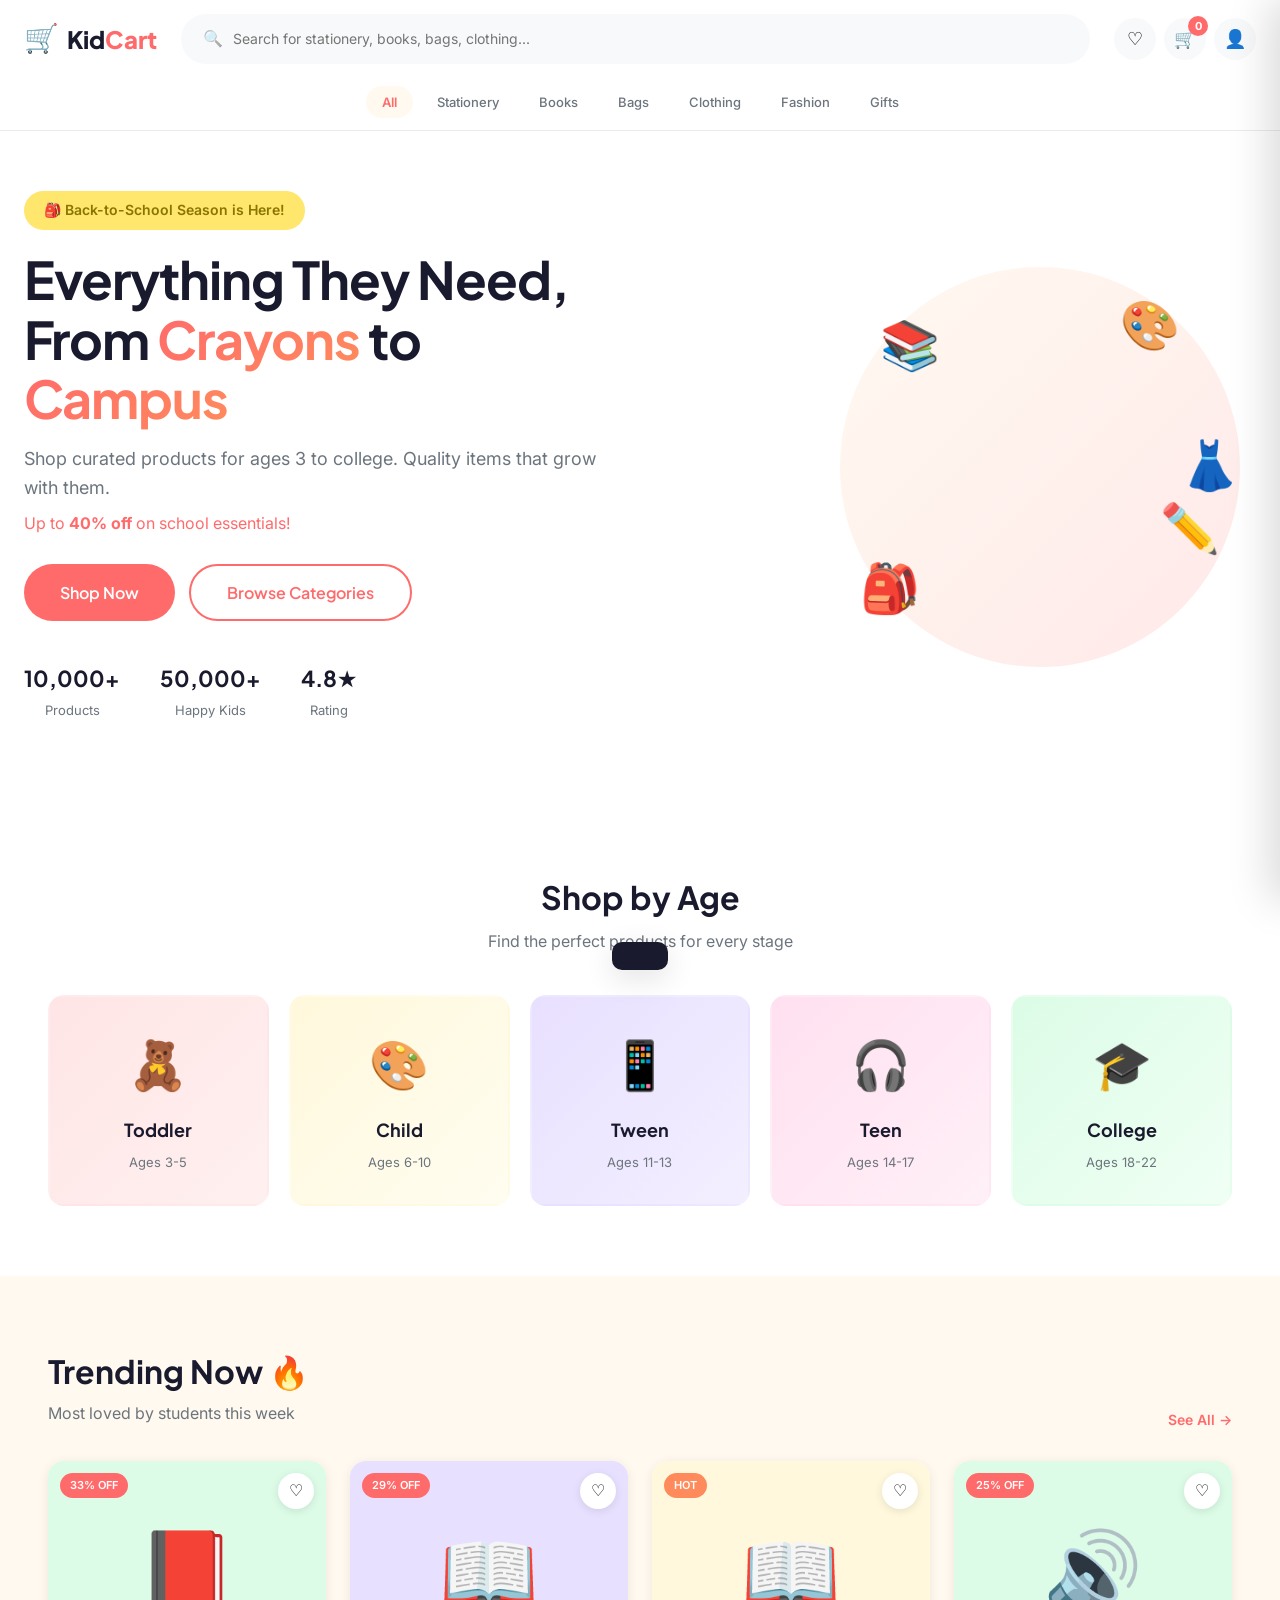
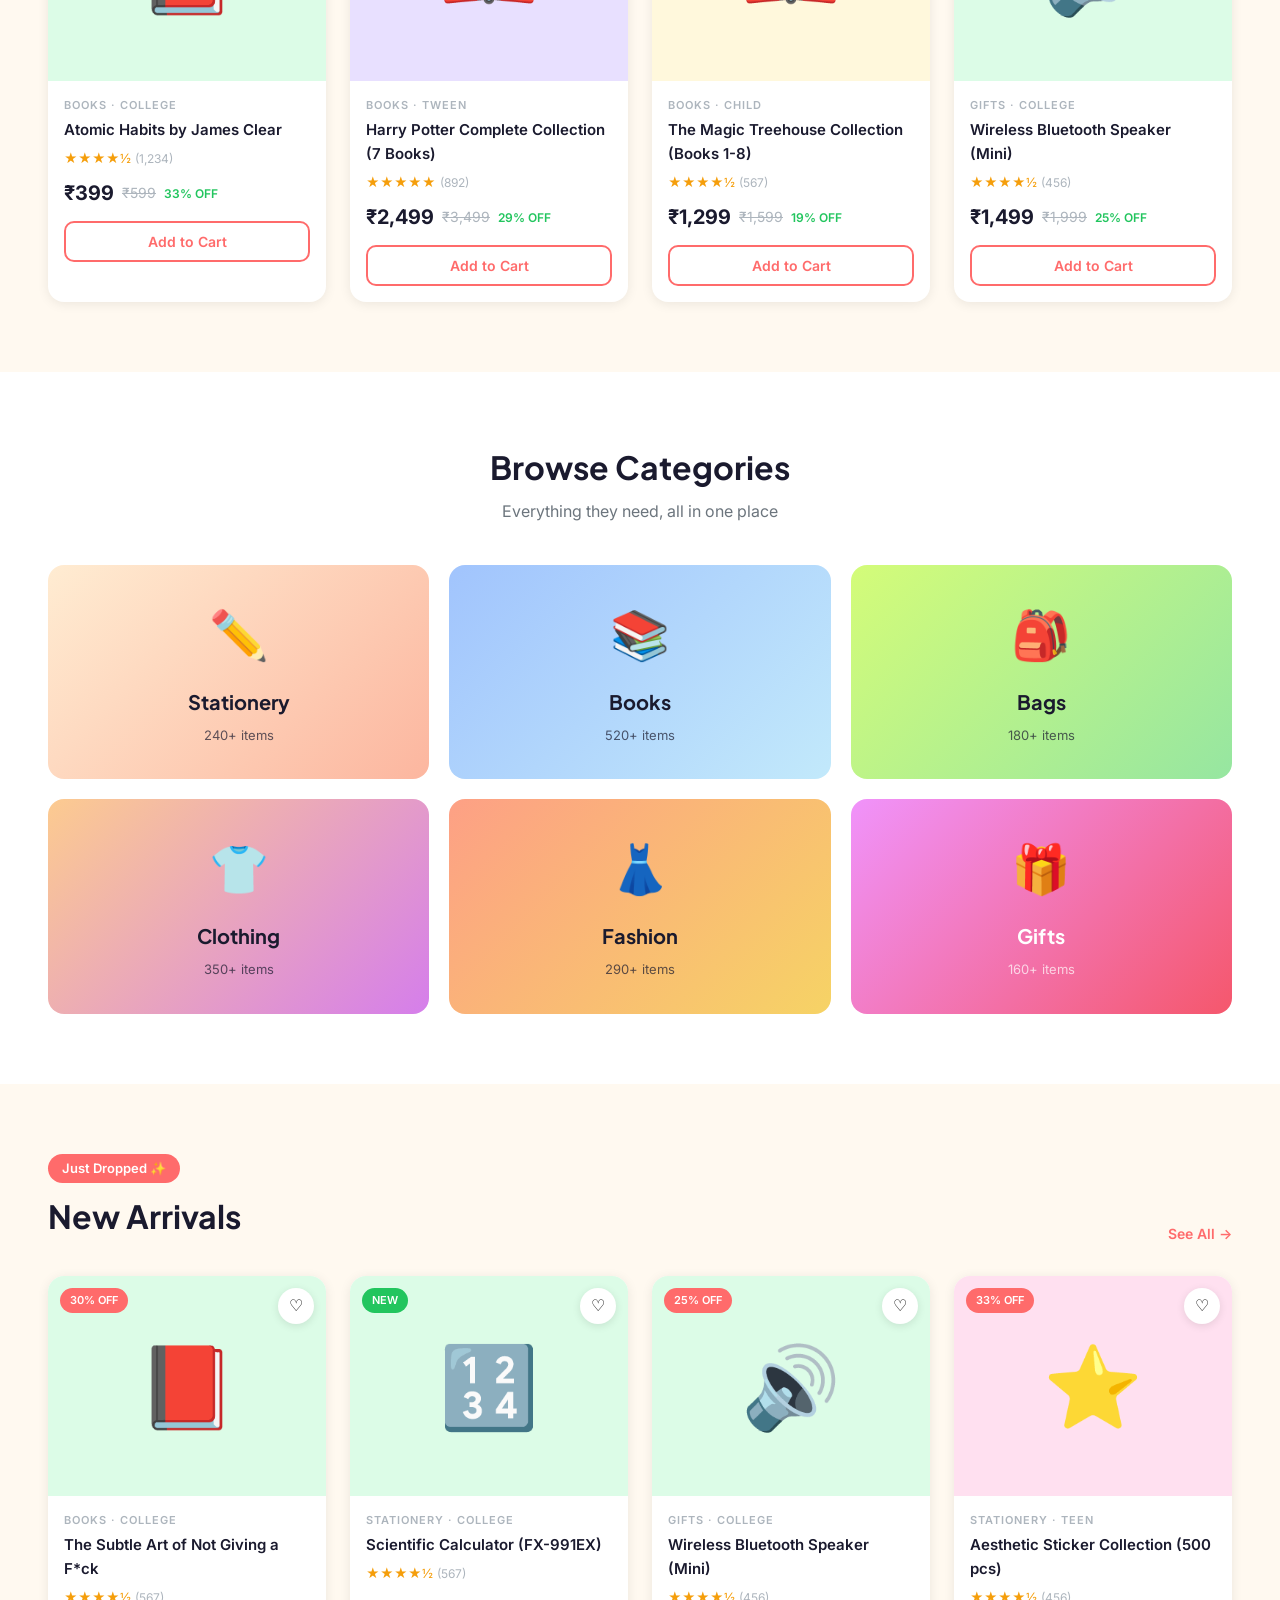
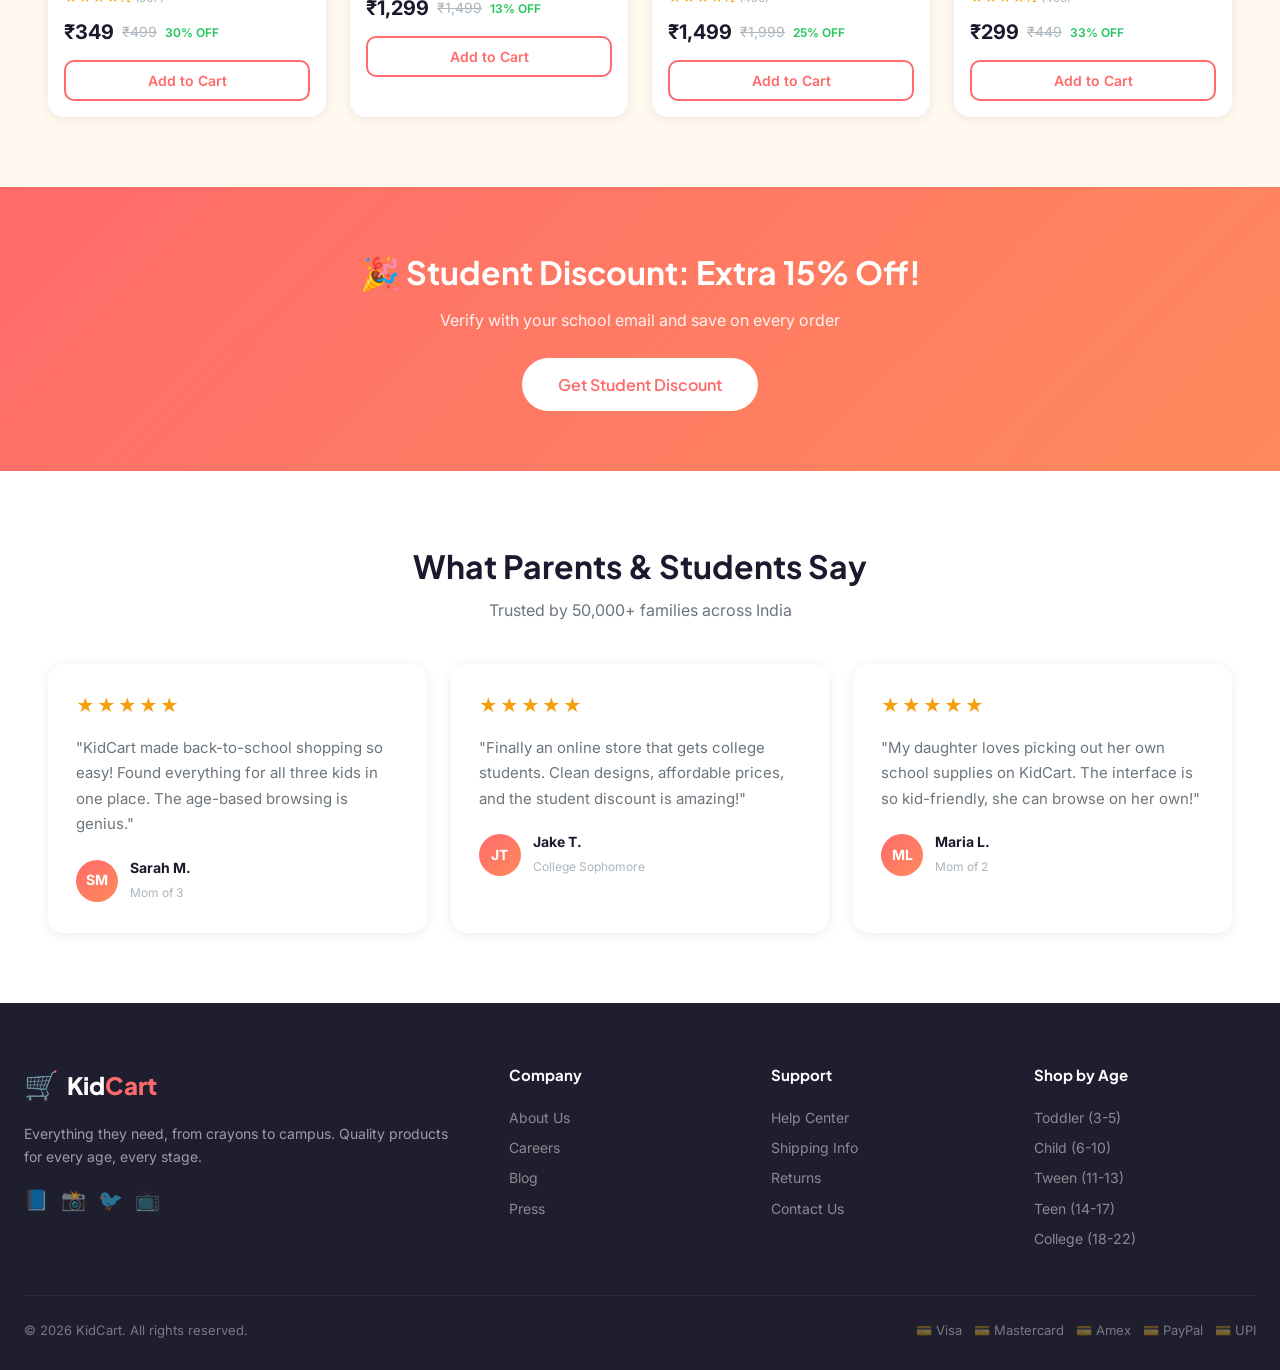
<file: frontend/index.html>
<!DOCTYPE html>
<html lang="en">
<head>
    <meta charset="UTF-8">
    <meta name="viewport" content="width=device-width, initial-scale=1.0">
    <title>KidCart - Everything They Need, From Crayons to Campus</title>
    <link rel="preconnect" href="https://fonts.googleapis.com">
    <link href="https://fonts.googleapis.com/css2?family=Plus+Jakarta+Sans:wght@400;500;600;700;800&family=Inter:wght@400;500;600&display=swap" rel="stylesheet">
    <link rel="stylesheet" href="styles.css">
    <link rel="icon" href="data:image/svg+xml,<svg xmlns='http://www.w3.org/2000/svg' viewBox='0 0 100 100'><text y='.9em' font-size='90'>🛒</text></svg>">
</head>
<body>

<!-- NAVBAR -->
<nav class="navbar">
    <div class="nav-container">
        <a href="/" class="logo">
            <span class="logo-icon">🛒</span>
            <span class="logo-text">Kid<span class="logo-accent">Cart</span></span>
        </a>
        <div class="search-bar">
            <span class="search-icon">🔍</span>
            <input type="text" placeholder="Search for stationery, books, bags, clothing..." id="searchInput">
        </div>
        <div class="nav-actions">
            <button class="nav-btn" title="Wishlist">♡</button>
            <button class="nav-btn cart-btn" title="Cart" onclick="openCart()">
                🛒 <span class="cart-badge" id="cartBadge">0</span>
            </button>
            <button class="nav-btn user-btn" title="Account" onclick="openAuth()">👤</button>
        </div>
    </div>
    <div class="nav-categories">
        <a href="#" class="nav-cat-link active">All</a>
        <a href="#" class="nav-cat-link" onclick="filterCategory('stationery')">Stationery</a>
        <a href="#" class="nav-cat-link" onclick="filterCategory('books')">Books</a>
        <a href="#" class="nav-cat-link" onclick="filterCategory('bags')">Bags</a>
        <a href="#" class="nav-cat-link" onclick="filterCategory('clothing')">Clothing</a>
        <a href="#" class="nav-cat-link" onclick="filterCategory('fashion')">Fashion</a>
        <a href="#" class="nav-cat-link" onclick="filterCategory('gifts')">Gifts</a>
    </div>
</nav>

<!-- HERO BANNER -->
<section class="hero">
    <div class="hero-content">
        <span class="hero-badge">🎒 Back-to-School Season is Here!</span>
        <h1 class="hero-title">Everything They Need,<br>From <span class="gradient-text">Crayons</span> to <span class="gradient-text">Campus</span></h1>
        <p class="hero-subtitle">Shop curated products for ages 3 to college. Quality items that grow with them.</p>
        <p class="hero-offer">Up to <strong>40% off</strong> on school essentials!</p>
        <div class="hero-actions">
            <button class="btn btn-primary btn-lg" onclick="scrollTo('#trending')">Shop Now</button>
            <button class="btn btn-outline btn-lg" onclick="scrollTo('#categories')">Browse Categories</button>
        </div>
        <div class="hero-stats">
            <div class="stat"><strong>10,000+</strong><span>Products</span></div>
            <div class="stat"><strong>50,000+</strong><span>Happy Kids</span></div>
            <div class="stat"><strong>4.8★</strong><span>Rating</span></div>
        </div>
    </div>
    <div class="hero-visual">
        <div class="hero-circle"></div>
        <div class="floating-item fi-1">📚</div>
        <div class="floating-item fi-2">🎨</div>
        <div class="floating-item fi-3">🎒</div>
        <div class="floating-item fi-4">✏️</div>
        <div class="floating-item fi-5">👗</div>
    </div>
</section>

<!-- SHOP BY AGE -->
<section class="section" id="age-groups">
    <h2 class="section-title">Shop by Age</h2>
    <p class="section-subtitle">Find the perfect products for every stage</p>
    <div class="age-nav">
        <div class="age-card age-toddler" onclick="filterAge('toddler')">
            <div class="age-icon">🧸</div>
            <h3>Toddler</h3>
            <span>Ages 3-5</span>
        </div>
        <div class="age-card age-child" onclick="filterAge('child')">
            <div class="age-icon">🎨</div>
            <h3>Child</h3>
            <span>Ages 6-10</span>
        </div>
        <div class="age-card age-tween" onclick="filterAge('tween')">
            <div class="age-icon">📱</div>
            <h3>Tween</h3>
            <span>Ages 11-13</span>
        </div>
        <div class="age-card age-teen" onclick="filterAge('teen')">
            <div class="age-icon">🎧</div>
            <h3>Teen</h3>
            <span>Ages 14-17</span>
        </div>
        <div class="age-card age-college" onclick="filterAge('college')">
            <div class="age-icon">🎓</div>
            <h3>College</h3>
            <span>Ages 18-22</span>
        </div>
    </div>
</section>

<!-- TRENDING PRODUCTS -->
<section class="section section-cream" id="trending">
    <div class="section-header">
        <div>
            <h2 class="section-title">Trending Now 🔥</h2>
            <p class="section-subtitle">Most loved by students this week</p>
        </div>
        <a href="#" class="see-all">See All →</a>
    </div>
    <div class="product-grid" id="trendingGrid">
        <!-- Populated by JS -->
    </div>
</section>

<!-- CATEGORIES -->
<section class="section" id="categories">
    <h2 class="section-title">Browse Categories</h2>
    <p class="section-subtitle">Everything they need, all in one place</p>
    <div class="category-grid">
        <div class="category-tile cat-stationery" onclick="filterCategory('stationery')">
            <div class="cat-icon">✏️</div>
            <h3>Stationery</h3>
            <span>240+ items</span>
        </div>
        <div class="category-tile cat-books" onclick="filterCategory('books')">
            <div class="cat-icon">📚</div>
            <h3>Books</h3>
            <span>520+ items</span>
        </div>
        <div class="category-tile cat-bags" onclick="filterCategory('bags')">
            <div class="cat-icon">🎒</div>
            <h3>Bags</h3>
            <span>180+ items</span>
        </div>
        <div class="category-tile cat-clothing" onclick="filterCategory('clothing')">
            <div class="cat-icon">👕</div>
            <h3>Clothing</h3>
            <span>350+ items</span>
        </div>
        <div class="category-tile cat-fashion" onclick="filterCategory('fashion')">
            <div class="cat-icon">👗</div>
            <h3>Fashion</h3>
            <span>290+ items</span>
        </div>
        <div class="category-tile cat-gifts" onclick="filterCategory('gifts')">
            <div class="cat-icon">🎁</div>
            <h3>Gifts</h3>
            <span>160+ items</span>
        </div>
    </div>
</section>

<!-- NEW ARRIVALS -->
<section class="section section-cream" id="new-arrivals">
    <div class="section-header">
        <div>
            <span class="badge-new">Just Dropped ✨</span>
            <h2 class="section-title">New Arrivals</h2>
        </div>
        <a href="#" class="see-all">See All →</a>
    </div>
    <div class="product-grid" id="newArrivalsGrid">
        <!-- Populated by JS -->
    </div>
</section>

<!-- SPECIAL OFFER BANNER -->
<section class="promo-banner">
    <div class="promo-content">
        <h2>🎉 Student Discount: Extra 15% Off!</h2>
        <p>Verify with your school email and save on every order</p>
        <button class="btn btn-primary btn-lg">Get Student Discount</button>
    </div>
</section>

<!-- TESTIMONIALS -->
<section class="section" id="testimonials">
    <h2 class="section-title">What Parents & Students Say</h2>
    <p class="section-subtitle">Trusted by 50,000+ families across India</p>
    <div class="testimonial-grid">
        <div class="testimonial-card">
            <div class="testimonial-stars">★★★★★</div>
            <p>"KidCart made back-to-school shopping so easy! Found everything for all three kids in one place. The age-based browsing is genius."</p>
            <div class="testimonial-author">
                <div class="author-avatar">SM</div>
                <div>
                    <strong>Sarah M.</strong>
                    <span>Mom of 3</span>
                </div>
            </div>
        </div>
        <div class="testimonial-card">
            <div class="testimonial-stars">★★★★★</div>
            <p>"Finally an online store that gets college students. Clean designs, affordable prices, and the student discount is amazing!"</p>
            <div class="testimonial-author">
                <div class="author-avatar">JT</div>
                <div>
                    <strong>Jake T.</strong>
                    <span>College Sophomore</span>
                </div>
            </div>
        </div>
        <div class="testimonial-card">
            <div class="testimonial-stars">★★★★★</div>
            <p>"My daughter loves picking out her own school supplies on KidCart. The interface is so kid-friendly, she can browse on her own!"</p>
            <div class="testimonial-author">
                <div class="author-avatar">ML</div>
                <div>
                    <strong>Maria L.</strong>
                    <span>Mom of 2</span>
                </div>
            </div>
        </div>
    </div>
</section>

<!-- FOOTER -->
<footer class="footer">
    <div class="footer-container">
        <div class="footer-brand">
            <div class="logo">
                <span class="logo-icon">🛒</span>
                <span class="logo-text" style="color:white">Kid<span class="logo-accent">Cart</span></span>
            </div>
            <p>Everything they need, from crayons to campus. Quality products for every age, every stage.</p>
            <div class="social-icons">
                <a href="#">📘</a>
                <a href="#">📸</a>
                <a href="#">🐦</a>
                <a href="#">📺</a>
            </div>
        </div>
        <div class="footer-links">
            <h4>Company</h4>
            <a href="#">About Us</a>
            <a href="#">Careers</a>
            <a href="#">Blog</a>
            <a href="#">Press</a>
        </div>
        <div class="footer-links">
            <h4>Support</h4>
            <a href="#">Help Center</a>
            <a href="#">Shipping Info</a>
            <a href="#">Returns</a>
            <a href="#">Contact Us</a>
        </div>
        <div class="footer-links">
            <h4>Shop by Age</h4>
            <a href="#">Toddler (3-5)</a>
            <a href="#">Child (6-10)</a>
            <a href="#">Tween (11-13)</a>
            <a href="#">Teen (14-17)</a>
            <a href="#">College (18-22)</a>
        </div>
    </div>
    <div class="footer-bottom">
        <p>&copy; 2026 KidCart. All rights reserved.</p>
        <div class="payment-badges">
            <span>💳 Visa</span>
            <span>💳 Mastercard</span>
            <span>💳 Amex</span>
            <span>💳 PayPal</span>
            <span>💳 UPI</span>
        </div>
    </div>
</footer>

<!-- CART SIDEBAR -->
<div class="cart-overlay" id="cartOverlay" onclick="closeCart()"></div>
<div class="cart-sidebar" id="cartSidebar">
    <div class="cart-header">
        <h3>🛒 Your Cart</h3>
        <button class="close-btn" onclick="closeCart()">✕</button>
    </div>
    <div class="cart-items" id="cartItems">
        <div class="empty-cart">
            <span class="empty-icon">🛒</span>
            <p>Your cart is empty</p>
            <button class="btn btn-primary" onclick="closeCart()">Start Shopping</button>
        </div>
    </div>
    <div class="cart-footer" id="cartFooter" style="display:none">
        <div class="cart-total">
            <span>Total</span>
            <strong id="cartTotal">₹0</strong>
        </div>
        <button class="btn btn-primary btn-block">Proceed to Checkout</button>
        <p class="free-shipping-msg">🚚 Free shipping on orders above ₹499</p>
    </div>
</div>

<!-- AUTH MODAL -->
<div class="modal-overlay" id="authOverlay" onclick="closeAuth()"></div>
<div class="auth-modal" id="authModal">
    <button class="close-btn" onclick="closeAuth()">✕</button>
    <div class="auth-tabs">
        <button class="auth-tab active" onclick="switchTab('login')">Login</button>
        <button class="auth-tab" onclick="switchTab('register')">Register</button>
    </div>
    <form id="loginForm" class="auth-form">
        <h3>Welcome back! 👋</h3>
        <div class="form-group">
            <label>Email</label>
            <input type="email" placeholder="your@email.com" required>
        </div>
        <div class="form-group">
            <label>Password</label>
            <input type="password" placeholder="Enter password" required>
        </div>
        <button type="submit" class="btn btn-primary btn-block">Login</button>
        <div class="divider"><span>or</span></div>
        <button type="button" class="btn btn-google btn-block">🔵 Continue with Google</button>
    </form>
    <form id="registerForm" class="auth-form" style="display:none">
        <h3>Create Account ✨</h3>
        <div class="form-row">
            <div class="form-group">
                <label>First Name</label>
                <input type="text" placeholder="First name" required>
            </div>
            <div class="form-group">
                <label>Last Name</label>
                <input type="text" placeholder="Last name" required>
            </div>
        </div>
        <div class="form-group">
            <label>Email</label>
            <input type="email" placeholder="your@email.com" required>
        </div>
        <div class="form-group">
            <label>Password</label>
            <input type="password" placeholder="Min 8 characters" required>
        </div>
        <div class="form-group">
            <label>I am a...</label>
            <select>
                <option>Student</option>
                <option>Parent</option>
            </select>
        </div>
        <button type="submit" class="btn btn-primary btn-block">Create Account</button>
    </form>
</div>

<!-- TOAST -->
<div class="toast" id="toast"></div>

<script src="app.js"></script>
</body>
</html>
</file>
<file: frontend/styles.css>
/* ========== RESET & BASE ========== */
*, *::before, *::after { margin: 0; padding: 0; box-sizing: border-box; }
html { scroll-behavior: smooth; }
body {
    font-family: 'Inter', -apple-system, sans-serif;
    color: #1a1a2e;
    background: #ffffff;
    line-height: 1.6;
    overflow-x: hidden;
}
h1, h2, h3, h4 { font-family: 'Plus Jakarta Sans', sans-serif; font-weight: 700; }
a { text-decoration: none; color: inherit; }
img { max-width: 100%; display: block; }

/* ========== DESIGN TOKENS ========== */
:root {
    --primary: #FF6B6B;
    --primary-dark: #e55555;
    --secondary: #FFE66D;
    --accent: #FF8A5C;
    --cream: #FFF9F0;
    --charcoal: #1a1a2e;
    --gray-100: #f8f9fa;
    --gray-200: #e9ecef;
    --gray-400: #adb5bd;
    --gray-600: #6c757d;
    --radius: 16px;
    --radius-sm: 10px;
    --radius-full: 50px;
    --shadow: 0 2px 12px rgba(0,0,0,0.08);
    --shadow-lg: 0 8px 30px rgba(0,0,0,0.12);
    --shadow-hover: 0 12px 40px rgba(0,0,0,0.15);
    --transition: all 0.3s cubic-bezier(0.4, 0, 0.2, 1);
}

/* ========== BUTTONS ========== */
.btn {
    display: inline-flex; align-items: center; justify-content: center; gap: 8px;
    padding: 12px 28px; border: none; border-radius: var(--radius-full);
    font-family: 'Plus Jakarta Sans', sans-serif; font-weight: 600; font-size: 15px;
    cursor: pointer; transition: var(--transition);
}
.btn-primary { background: var(--primary); color: white; }
.btn-primary:hover { background: var(--primary-dark); transform: translateY(-2px); box-shadow: 0 8px 25px rgba(255,107,107,0.4); }
.btn-outline { background: transparent; color: var(--primary); border: 2px solid var(--primary); }
.btn-outline:hover { background: var(--primary); color: white; }
.btn-lg { padding: 16px 36px; font-size: 16px; }
.btn-sm { padding: 8px 18px; font-size: 13px; }
.btn-block { width: 100%; }
.btn-google { background: #f5f5f5; color: #333; border: 1px solid #ddd; }
.btn-google:hover { background: #eee; }

/* ========== NAVBAR ========== */
.navbar {
    position: sticky; top: 0; z-index: 100;
    background: rgba(255,255,255,0.95); backdrop-filter: blur(20px);
    border-bottom: 1px solid var(--gray-200);
}
.nav-container {
    max-width: 1280px; margin: 0 auto;
    display: flex; align-items: center; gap: 24px;
    padding: 14px 24px;
}
.logo { display: flex; align-items: center; gap: 8px; }
.logo-icon { font-size: 28px; }
.logo-text { font-family: 'Plus Jakarta Sans', sans-serif; font-size: 24px; font-weight: 800; color: var(--charcoal); }
.logo-accent { color: var(--primary); }
.search-bar {
    flex: 1; display: flex; align-items: center; gap: 10px;
    background: var(--gray-100); border-radius: var(--radius-full);
    padding: 10px 20px; border: 2px solid transparent;
    transition: var(--transition);
}
.search-bar:focus-within { border-color: var(--primary); background: white; box-shadow: 0 0 0 4px rgba(255,107,107,0.1); }
.search-bar input { flex: 1; border: none; outline: none; background: transparent; font-size: 14px; font-family: inherit; }
.search-icon { opacity: 0.5; }
.nav-actions { display: flex; gap: 8px; }
.nav-btn {
    width: 42px; height: 42px; border-radius: 50%; border: none;
    background: var(--gray-100); font-size: 18px; cursor: pointer;
    transition: var(--transition); position: relative;
}
.nav-btn:hover { background: var(--cream); transform: scale(1.1); }
.cart-badge {
    position: absolute; top: -2px; right: -2px;
    background: var(--primary); color: white; font-size: 11px; font-weight: 700;
    width: 20px; height: 20px; border-radius: 50%;
    display: flex; align-items: center; justify-content: center;
    font-family: 'Inter', sans-serif;
}
.nav-categories {
    display: flex; justify-content: center; gap: 8px;
    padding: 8px 24px 12px; max-width: 1280px; margin: 0 auto;
}
.nav-cat-link {
    padding: 6px 16px; border-radius: var(--radius-full);
    font-size: 13px; font-weight: 500; color: var(--gray-600);
    transition: var(--transition);
}
.nav-cat-link:hover, .nav-cat-link.active { background: var(--cream); color: var(--primary); font-weight: 600; }

/* ========== HERO ========== */
.hero {
    display: flex; align-items: center; justify-content: space-between;
    max-width: 1280px; margin: 0 auto; padding: 60px 24px 80px;
    min-height: 520px; position: relative;
}
.hero-content { max-width: 600px; z-index: 2; }
.hero-badge {
    display: inline-block; padding: 8px 20px;
    background: var(--secondary); border-radius: var(--radius-full);
    font-size: 14px; font-weight: 600; color: #8B7500;
    margin-bottom: 20px; animation: pulse 2s infinite;
}
@keyframes pulse { 0%, 100% { transform: scale(1); } 50% { transform: scale(1.02); } }
.hero-title { font-size: 52px; line-height: 1.15; margin-bottom: 16px; letter-spacing: -1px; }
.gradient-text { background: linear-gradient(135deg, var(--primary), var(--accent)); -webkit-background-clip: text; -webkit-text-fill-color: transparent; }
.hero-subtitle { font-size: 18px; color: var(--gray-600); margin-bottom: 8px; }
.hero-offer { font-size: 16px; color: var(--primary); margin-bottom: 28px; }
.hero-actions { display: flex; gap: 14px; margin-bottom: 40px; }
.hero-stats { display: flex; gap: 40px; }
.stat { text-align: center; }
.stat strong { display: block; font-size: 22px; font-family: 'Plus Jakarta Sans', sans-serif; }
.stat span { font-size: 13px; color: var(--gray-600); }
.hero-visual { position: absolute; right: 40px; top: 50%; transform: translateY(-50%); }
.hero-circle {
    width: 400px; height: 400px; border-radius: 50%;
    background: linear-gradient(135deg, var(--cream), rgba(255,107,107,0.15));
}
.floating-item {
    position: absolute; font-size: 48px;
    animation: float 3s ease-in-out infinite;
}
.fi-1 { top: 10%; left: 10%; animation-delay: 0s; }
.fi-2 { top: 5%; right: 15%; animation-delay: 0.5s; }
.fi-3 { bottom: 10%; left: 5%; animation-delay: 1s; }
.fi-4 { bottom: 25%; right: 5%; animation-delay: 1.5s; }
.fi-5 { top: 40%; right: 0%; animation-delay: 2s; }
@keyframes float { 0%, 100% { transform: translateY(0); } 50% { transform: translateY(-15px); } }

/* ========== SECTIONS ========== */
.section { padding: 70px 24px; max-width: 1280px; margin: 0 auto; }
.section-cream { background: var(--cream); max-width: 100%; }
.section-cream > * { max-width: 1280px; margin-left: auto; margin-right: auto; }
.section-title { font-size: 32px; margin-bottom: 6px; text-align: center; }
.section-subtitle { font-size: 16px; color: var(--gray-600); text-align: center; margin-bottom: 40px; }
.section-header { display: flex; justify-content: space-between; align-items: flex-end; margin-bottom: 30px; padding: 0 24px; }
.section-header .section-title, .section-header .section-subtitle { text-align: left; margin-bottom: 4px; }
.see-all { color: var(--primary); font-weight: 600; font-size: 14px; }
.see-all:hover { text-decoration: underline; }
.badge-new { display: inline-block; padding: 4px 14px; background: var(--primary); color: white; border-radius: var(--radius-full); font-size: 13px; font-weight: 600; margin-bottom: 8px; }

/* ========== AGE NAVIGATION ========== */
.age-nav { display: grid; grid-template-columns: repeat(5, 1fr); gap: 20px; padding: 0 24px; }
.age-card {
    text-align: center; padding: 30px 20px; border-radius: var(--radius);
    cursor: pointer; transition: var(--transition);
    border: 2px solid transparent;
}
.age-card:hover { transform: translateY(-6px); box-shadow: var(--shadow-lg); }
.age-icon { font-size: 48px; margin-bottom: 12px; }
.age-card h3 { font-size: 18px; margin-bottom: 4px; }
.age-card span { font-size: 13px; color: var(--gray-600); }
.age-toddler { background: linear-gradient(135deg, #FFE5E5, #FFF0F0); }
.age-toddler:hover { border-color: #FF6B6B; }
.age-child { background: linear-gradient(135deg, #FFF8DC, #FFFDF0); }
.age-child:hover { border-color: #FFD93D; }
.age-tween { background: linear-gradient(135deg, #E8E0FF, #F3EFFF); }
.age-tween:hover { border-color: #8B5CF6; }
.age-teen { background: linear-gradient(135deg, #FFE0F0, #FFF0F7); }
.age-teen:hover { border-color: #FF6B81; }
.age-college { background: linear-gradient(135deg, #DCFCE7, #F0FFF4); }
.age-college:hover { border-color: #22C55E; }

/* ========== PRODUCT GRID ========== */
.product-grid { display: grid; grid-template-columns: repeat(4, 1fr); gap: 24px; padding: 0 24px; }
.product-card {
    background: white; border-radius: var(--radius); overflow: hidden;
    box-shadow: var(--shadow); transition: var(--transition);
    cursor: pointer;
}
.product-card:hover { transform: translateY(-6px); box-shadow: var(--shadow-hover); }
.product-image {
    height: 220px; display: flex; align-items: center; justify-content: center;
    font-size: 80px; position: relative;
}
.product-badge {
    position: absolute; top: 12px; left: 12px;
    padding: 4px 10px; border-radius: var(--radius-full);
    font-size: 11px; font-weight: 600; color: white;
}
.badge-sale { background: var(--primary); }
.badge-new-tag { background: #22C55E; }
.badge-hot { background: var(--accent); }
.product-wishlist {
    position: absolute; top: 12px; right: 12px;
    width: 36px; height: 36px; border-radius: 50%;
    background: white; border: none; font-size: 16px;
    cursor: pointer; box-shadow: 0 2px 8px rgba(0,0,0,0.1);
    transition: var(--transition);
}
.product-wishlist:hover { transform: scale(1.15); background: #FFE5E5; }
.product-info { padding: 16px; }
.product-category { font-size: 11px; text-transform: uppercase; letter-spacing: 1px; color: var(--gray-400); font-weight: 600; }
.product-name { font-size: 15px; font-weight: 600; margin: 4px 0 6px; }
.product-rating { font-size: 13px; color: #F59E0B; margin-bottom: 8px; }
.product-rating span { color: var(--gray-400); font-size: 12px; }
.product-price { display: flex; align-items: center; gap: 8px; margin-bottom: 12px; }
.price-current { font-size: 20px; font-weight: 700; color: var(--charcoal); }
.price-original { font-size: 14px; color: var(--gray-400); text-decoration: line-through; }
.price-discount { font-size: 12px; font-weight: 600; color: #22C55E; }
.product-add {
    width: 100%; padding: 10px; border: 2px solid var(--primary); border-radius: var(--radius-sm);
    background: transparent; color: var(--primary); font-weight: 600; font-size: 14px;
    cursor: pointer; transition: var(--transition); font-family: inherit;
}
.product-add:hover { background: var(--primary); color: white; }

/* ========== CATEGORY GRID ========== */
.category-grid { display: grid; grid-template-columns: repeat(3, 1fr); gap: 20px; padding: 0 24px; }
.category-tile {
    padding: 32px; border-radius: var(--radius); cursor: pointer;
    transition: var(--transition); text-align: center;
}
.category-tile:hover { transform: translateY(-6px); box-shadow: var(--shadow-lg); }
.cat-icon { font-size: 48px; margin-bottom: 12px; }
.category-tile h3 { font-size: 20px; margin-bottom: 4px; }
.category-tile span { font-size: 13px; opacity: 0.7; }
.cat-stationery { background: linear-gradient(135deg, #FFECD2, #FCB69F); }
.cat-books { background: linear-gradient(135deg, #A1C4FD, #C2E9FB); }
.cat-bags { background: linear-gradient(135deg, #D4FC79, #96E6A1); }
.cat-clothing { background: linear-gradient(135deg, #FCCB90, #D57EEB); }
.cat-fashion { background: linear-gradient(135deg, #FDA085, #F6D365); }
.cat-gifts { background: linear-gradient(135deg, #F093FB, #F5576C); color: white; }

/* ========== PROMO BANNER ========== */
.promo-banner {
    background: linear-gradient(135deg, var(--primary), var(--accent));
    padding: 60px 24px; text-align: center; color: white;
}
.promo-content h2 { font-size: 32px; margin-bottom: 10px; }
.promo-content p { font-size: 16px; opacity: 0.9; margin-bottom: 24px; }
.promo-content .btn-primary { background: white; color: var(--primary); }
.promo-content .btn-primary:hover { background: var(--cream); transform: translateY(-2px); box-shadow: 0 8px 25px rgba(0,0,0,0.2); }

/* ========== TESTIMONIALS ========== */
.testimonial-grid { display: grid; grid-template-columns: repeat(3, 1fr); gap: 24px; padding: 0 24px; }
.testimonial-card {
    background: white; padding: 28px; border-radius: var(--radius);
    box-shadow: var(--shadow); transition: var(--transition);
}
.testimonial-card:hover { transform: translateY(-4px); box-shadow: var(--shadow-lg); }
.testimonial-stars { color: #F59E0B; font-size: 18px; margin-bottom: 14px; letter-spacing: 2px; }
.testimonial-card p { font-size: 15px; color: var(--gray-600); line-height: 1.7; margin-bottom: 20px; }
.testimonial-author { display: flex; align-items: center; gap: 12px; }
.author-avatar {
    width: 42px; height: 42px; border-radius: 50%;
    background: linear-gradient(135deg, var(--primary), var(--accent));
    color: white; display: flex; align-items: center; justify-content: center;
    font-weight: 700; font-size: 14px;
}
.testimonial-author strong { display: block; font-size: 14px; }
.testimonial-author span { font-size: 12px; color: var(--gray-400); }

/* ========== FOOTER ========== */
.footer { background: #1E1E2E; color: rgba(255,255,255,0.8); padding: 60px 24px 30px; }
.footer-container {
    max-width: 1280px; margin: 0 auto;
    display: grid; grid-template-columns: 2fr 1fr 1fr 1fr; gap: 40px;
    margin-bottom: 40px;
}
.footer-brand p { margin: 16px 0; font-size: 14px; line-height: 1.6; opacity: 0.7; }
.social-icons { display: flex; gap: 12px; }
.social-icons a { font-size: 20px; opacity: 0.7; transition: var(--transition); }
.social-icons a:hover { opacity: 1; }
.footer-links h4 { color: white; font-size: 15px; margin-bottom: 16px; }
.footer-links a { display: block; font-size: 14px; opacity: 0.6; padding: 4px 0; transition: var(--transition); }
.footer-links a:hover { opacity: 1; color: var(--primary); }
.footer-bottom {
    max-width: 1280px; margin: 0 auto;
    display: flex; justify-content: space-between; align-items: center;
    border-top: 1px solid rgba(255,255,255,0.1); padding-top: 24px;
    font-size: 13px; opacity: 0.5;
}
.payment-badges { display: flex; gap: 12px; }

/* ========== CART SIDEBAR ========== */
.cart-overlay {
    position: fixed; inset: 0; background: rgba(0,0,0,0.5); z-index: 200;
    opacity: 0; pointer-events: none; transition: opacity 0.3s;
}
.cart-overlay.open { opacity: 1; pointer-events: all; }
.cart-sidebar {
    position: fixed; top: 0; right: -420px; width: 420px; height: 100%;
    background: white; z-index: 201; box-shadow: -10px 0 40px rgba(0,0,0,0.15);
    display: flex; flex-direction: column; transition: right 0.3s ease;
}
.cart-sidebar.open { right: 0; }
.cart-header {
    display: flex; justify-content: space-between; align-items: center;
    padding: 20px 24px; border-bottom: 1px solid var(--gray-200);
}
.cart-header h3 { font-size: 18px; }
.close-btn { background: none; border: none; font-size: 20px; cursor: pointer; padding: 8px; }
.cart-items { flex: 1; overflow-y: auto; padding: 16px 24px; }
.empty-cart { text-align: center; padding: 60px 0; }
.empty-icon { font-size: 64px; display: block; margin-bottom: 16px; opacity: 0.3; }
.empty-cart p { color: var(--gray-400); margin-bottom: 20px; }
.cart-item-row {
    display: flex; gap: 14px; padding: 16px 0;
    border-bottom: 1px solid var(--gray-100);
}
.cart-item-img { width: 70px; height: 70px; border-radius: var(--radius-sm); background: var(--gray-100); display: flex; align-items: center; justify-content: center; font-size: 32px; flex-shrink: 0; }
.cart-item-info { flex: 1; }
.cart-item-name { font-weight: 600; font-size: 14px; margin-bottom: 4px; }
.cart-item-variant { font-size: 12px; color: var(--gray-400); }
.cart-item-price { font-weight: 700; font-size: 15px; margin-top: 6px; }
.cart-item-actions { display: flex; align-items: center; gap: 8px; margin-top: 8px; }
.qty-btn { width: 28px; height: 28px; border-radius: 50%; border: 1px solid var(--gray-200); background: white; cursor: pointer; font-size: 16px; display: flex; align-items: center; justify-content: center; }
.qty-btn:hover { background: var(--gray-100); }
.qty-value { font-weight: 600; font-size: 14px; min-width: 20px; text-align: center; }
.cart-item-remove { margin-left: auto; color: var(--gray-400); cursor: pointer; font-size: 14px; border: none; background: none; }
.cart-item-remove:hover { color: var(--primary); }
.cart-footer { padding: 20px 24px; border-top: 1px solid var(--gray-200); }
.cart-total { display: flex; justify-content: space-between; font-size: 18px; margin-bottom: 16px; }
.cart-total strong { font-size: 22px; }
.free-shipping-msg { text-align: center; font-size: 12px; color: var(--gray-400); margin-top: 12px; }

/* ========== AUTH MODAL ========== */
.modal-overlay {
    position: fixed; inset: 0; background: rgba(0,0,0,0.5); z-index: 200;
    opacity: 0; pointer-events: none; transition: opacity 0.3s;
}
.modal-overlay.open { opacity: 1; pointer-events: all; }
.auth-modal {
    position: fixed; top: 50%; left: 50%; transform: translate(-50%, -50%) scale(0.9);
    background: white; border-radius: var(--radius); padding: 32px;
    width: 440px; z-index: 201; box-shadow: var(--shadow-lg);
    opacity: 0; pointer-events: none; transition: var(--transition);
}
.auth-modal.open { opacity: 1; pointer-events: all; transform: translate(-50%, -50%) scale(1); }
.auth-modal .close-btn { position: absolute; top: 16px; right: 16px; }
.auth-tabs { display: flex; gap: 0; margin-bottom: 24px; border-bottom: 2px solid var(--gray-200); }
.auth-tab {
    flex: 1; padding: 12px; text-align: center; border: none; background: none;
    font-size: 15px; font-weight: 600; cursor: pointer; color: var(--gray-400);
    border-bottom: 2px solid transparent; margin-bottom: -2px; transition: var(--transition);
}
.auth-tab.active { color: var(--primary); border-bottom-color: var(--primary); }
.auth-form h3 { margin-bottom: 20px; font-size: 22px; }
.form-group { margin-bottom: 16px; }
.form-group label { display: block; font-size: 13px; font-weight: 600; margin-bottom: 6px; color: var(--gray-600); }
.form-group input, .form-group select {
    width: 100%; padding: 12px 16px; border: 2px solid var(--gray-200); border-radius: var(--radius-sm);
    font-size: 14px; font-family: inherit; transition: var(--transition);
}
.form-group input:focus, .form-group select:focus { border-color: var(--primary); outline: none; box-shadow: 0 0 0 4px rgba(255,107,107,0.1); }
.form-row { display: grid; grid-template-columns: 1fr 1fr; gap: 12px; }
.divider { text-align: center; margin: 20px 0; position: relative; }
.divider::before { content: ''; position: absolute; left: 0; top: 50%; width: 100%; height: 1px; background: var(--gray-200); }
.divider span { background: white; padding: 0 16px; position: relative; color: var(--gray-400); font-size: 13px; }

/* ========== TOAST ========== */
.toast {
    position: fixed; bottom: 30px; left: 50%; transform: translateX(-50%) translateY(100px);
    background: var(--charcoal); color: white; padding: 14px 28px; border-radius: var(--radius-sm);
    font-size: 14px; font-weight: 500; z-index: 999;
    transition: transform 0.3s ease; box-shadow: var(--shadow-lg);
}
.toast.show { transform: translateX(-50%) translateY(0); }

/* ========== PRODUCT DETAIL MODAL ========== */
.product-detail-overlay {
    position: fixed; inset: 0; background: rgba(0,0,0,0.6); z-index: 300;
    display: flex; align-items: center; justify-content: center;
    animation: fadeIn 0.2s ease;
}
@keyframes fadeIn { from { opacity: 0; } to { opacity: 1; } }
.product-detail-modal {
    background: white; border-radius: var(--radius); max-width: 800px; width: 90%;
    max-height: 90vh; overflow-y: auto; position: relative;
    box-shadow: 0 25px 60px rgba(0,0,0,0.3); animation: slideUp 0.3s ease;
}
@keyframes slideUp { from { transform: translateY(30px); opacity: 0; } to { transform: translateY(0); opacity: 1; } }
.product-detail-modal .close-btn { position: absolute; top: 16px; right: 16px; z-index: 10; background: white; border-radius: 50%; width: 36px; height: 36px; box-shadow: var(--shadow); }
.pd-layout { display: grid; grid-template-columns: 1fr 1fr; }
.pd-image { display: flex; align-items: center; justify-content: center; min-height: 400px; position: relative; border-radius: var(--radius) 0 0 var(--radius); }
.pd-info { padding: 32px; }
@media (max-width: 768px) {
    .pd-layout { grid-template-columns: 1fr; }
    .pd-image { min-height: 250px; border-radius: var(--radius) var(--radius) 0 0; }
}

/* ========== RESPONSIVE ========== */
@media (max-width: 1024px) {
    .hero-visual { display: none; }
    .hero { padding: 40px 24px 60px; }
    .hero-title { font-size: 40px; }
    .product-grid { grid-template-columns: repeat(3, 1fr); }
}
@media (max-width: 768px) {
    .hero-title { font-size: 32px; }
    .hero-stats { gap: 24px; }
    .age-nav { grid-template-columns: repeat(3, 1fr); }
    .product-grid { grid-template-columns: repeat(2, 1fr); gap: 14px; }
    .category-grid { grid-template-columns: repeat(2, 1fr); }
    .testimonial-grid { grid-template-columns: 1fr; }
    .footer-container { grid-template-columns: 1fr 1fr; }
    .nav-categories { overflow-x: auto; justify-content: flex-start; }
    .cart-sidebar { width: 100%; right: -100%; }
    .auth-modal { width: calc(100% - 32px); }
}
@media (max-width: 480px) {
    .hero-title { font-size: 26px; }
    .hero-actions { flex-direction: column; }
    .age-nav { grid-template-columns: repeat(2, 1fr); }
    .product-grid { grid-template-columns: 1fr 1fr; gap: 10px; }
    .product-image { height: 160px; font-size: 56px; }
    .category-grid { grid-template-columns: 1fr 1fr; }
    .footer-container { grid-template-columns: 1fr; }
    .section-title { font-size: 24px; }
}
</file>
